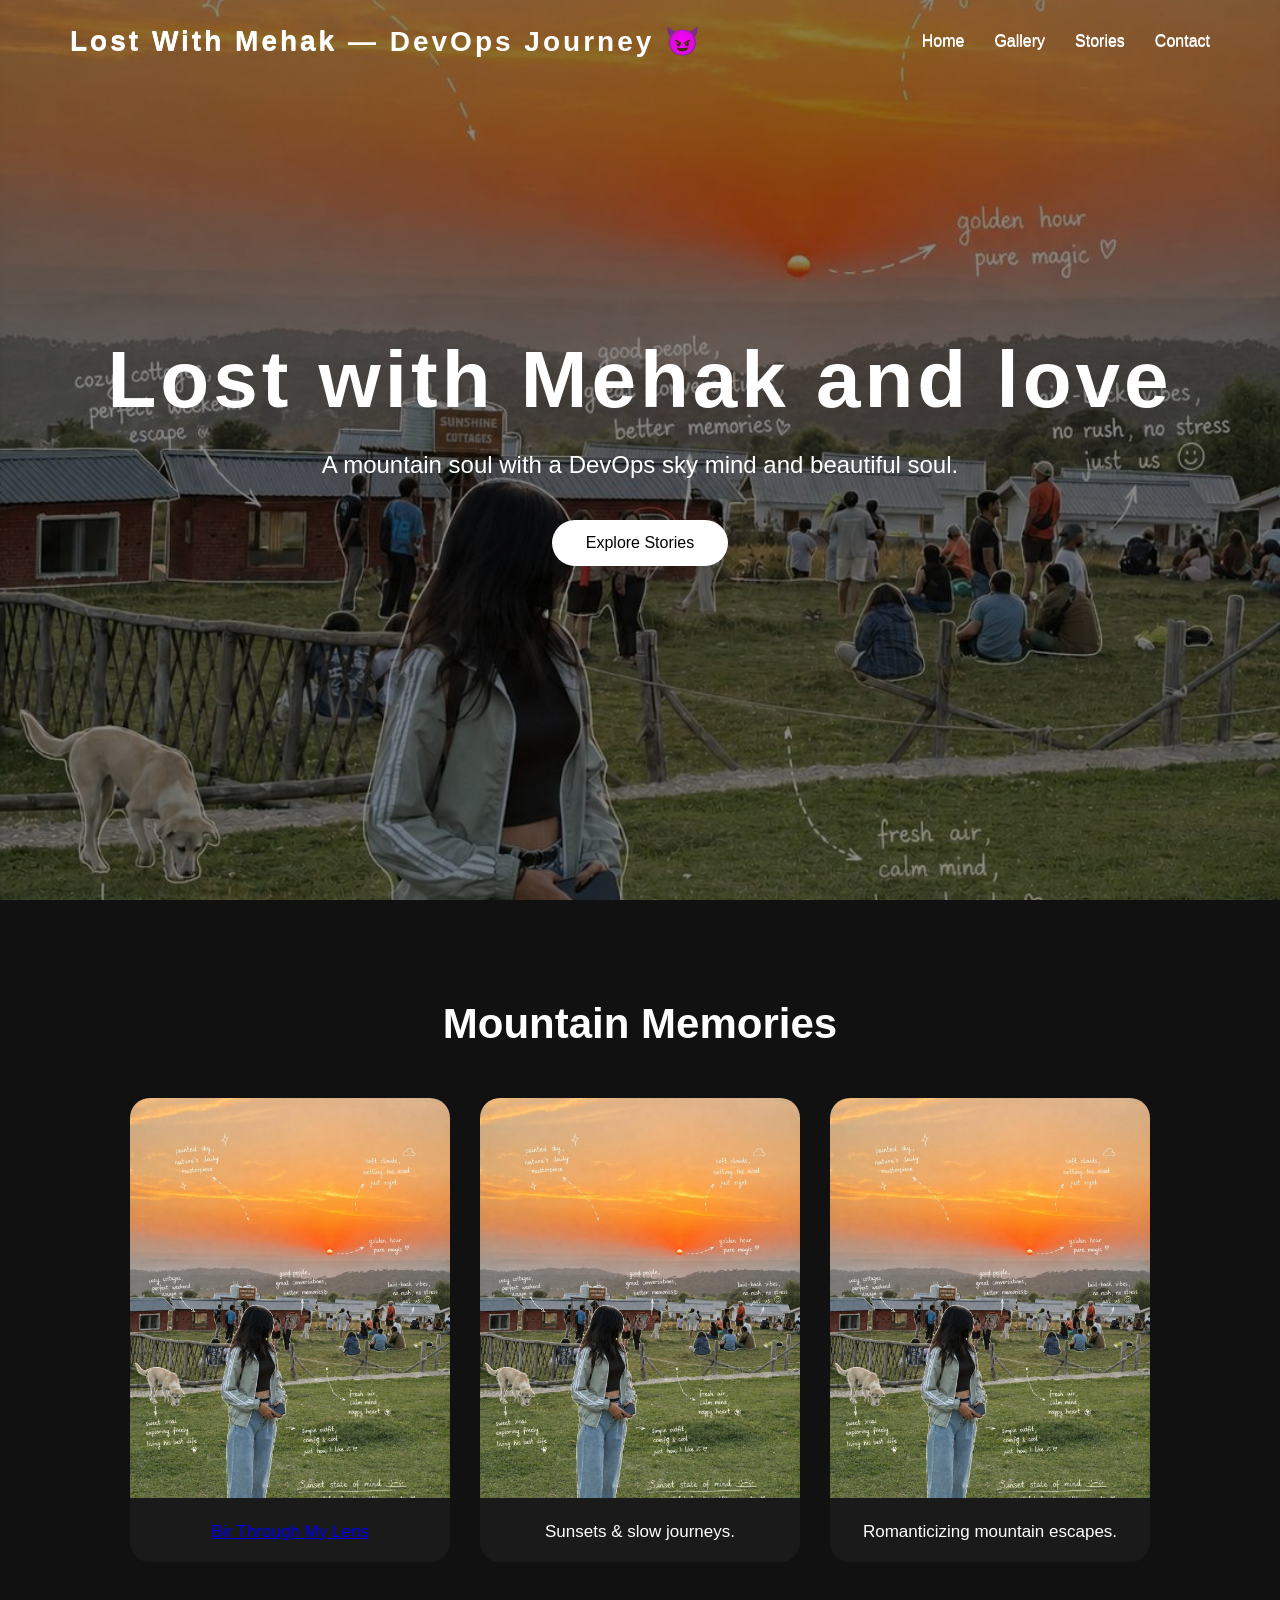
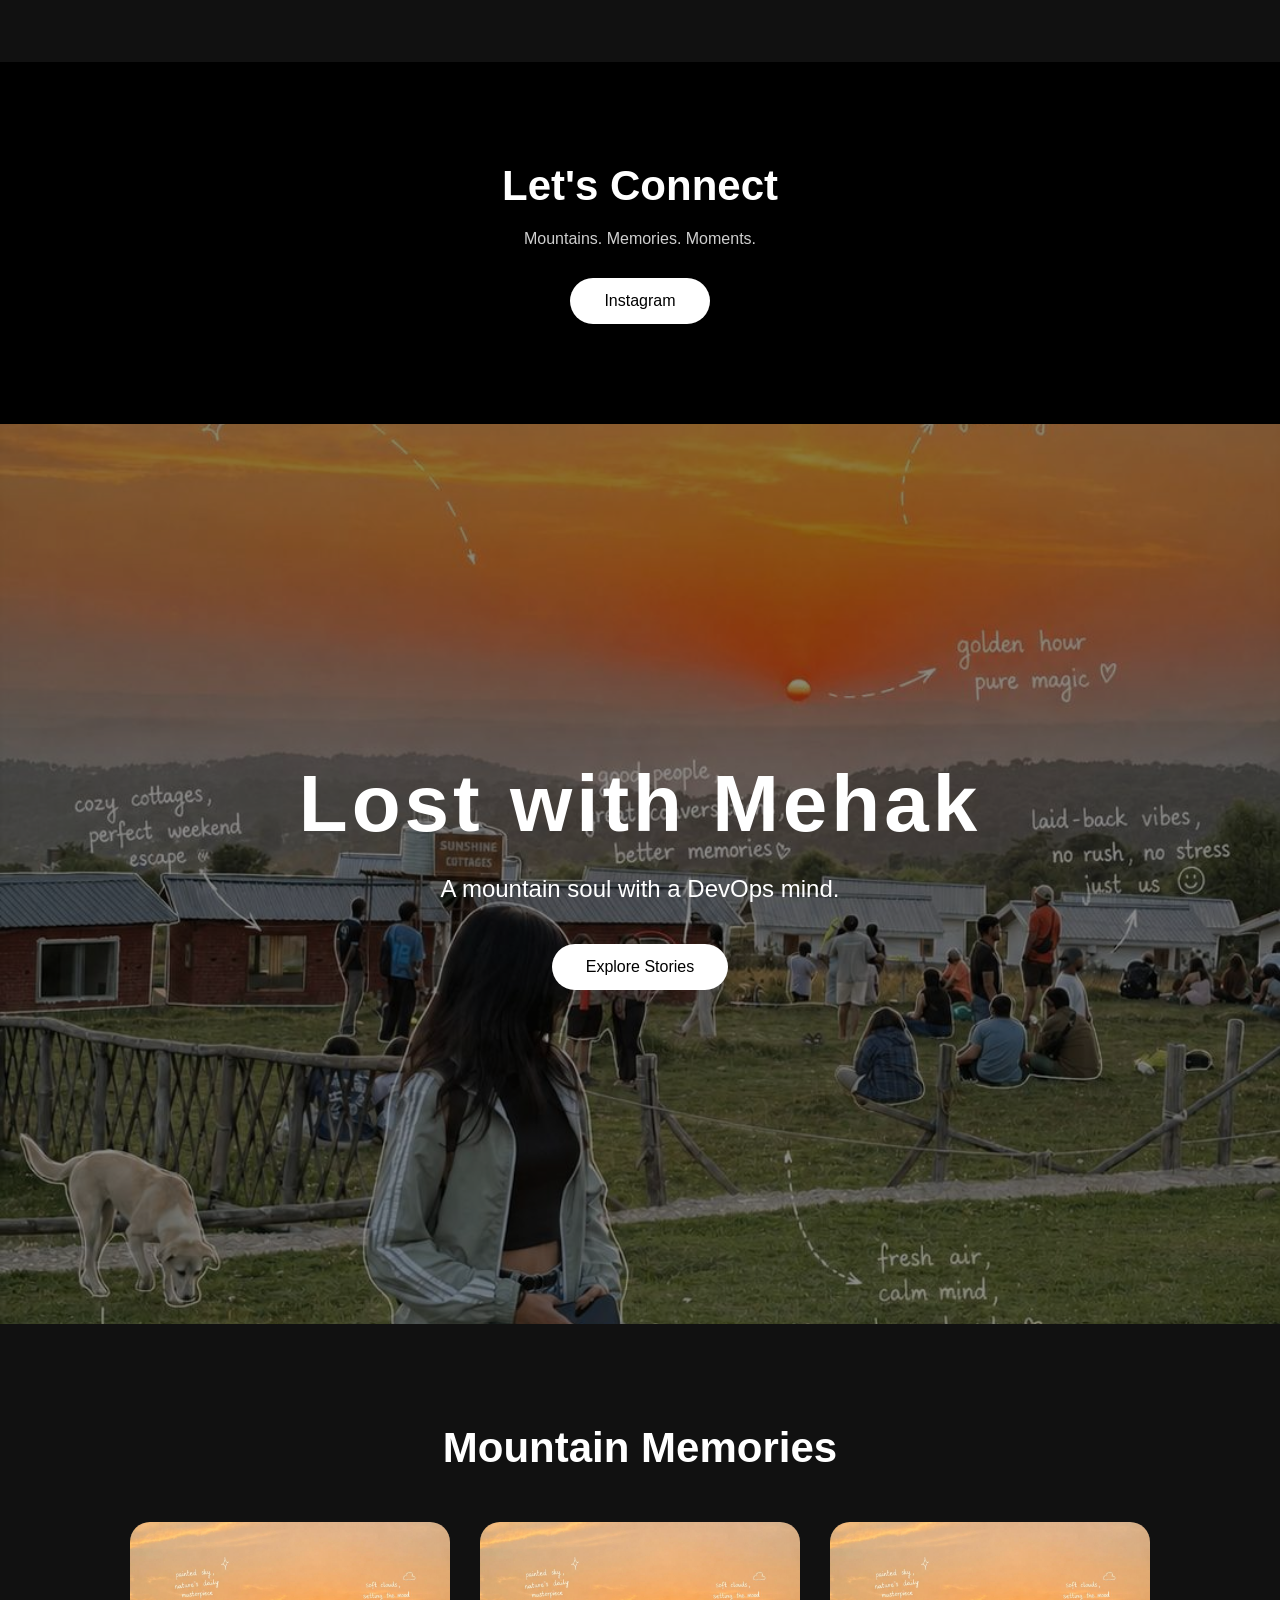
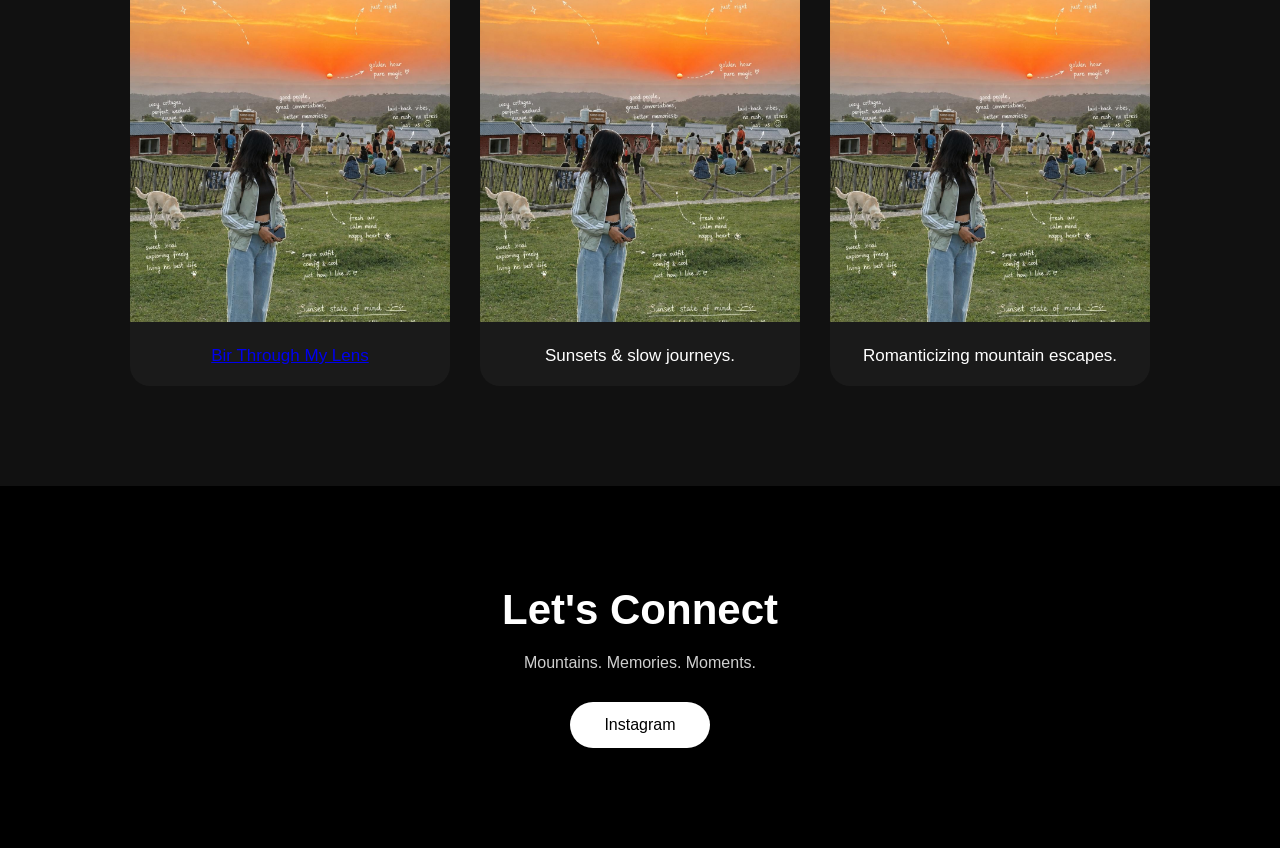
<file: index.html>
<!DOCTYPE html>
<html lang="en">
<head>
    <meta charset="UTF-8">
    <meta name="viewport" content="width=device-width, initial-scale=1.0">
    <title>Lost in Miles</title>
    <link rel="stylesheet" href="style.css">
</head>
<body>

    <!-- NAVBAR -->

    <nav>
        <h2 class="logo">Lost With Mehak — DevOps Journey 😈</h2>

        <ul>
            <li><a href="#">Home</a></li>
            <li><a href="#gallery">Gallery</a></li>
            <li><a href="#stories">Stories</a></li>
            <li><a href="#contact">Contact</a></li>
        </ul>
    </nav>


    <!-- HERO SECTION -->

    <section class="hero">
        <div class="overlay">
            <h1>Lost with Mehak and love</h1>
            <p>
                A mountain soul with a DevOps sky mind and beautiful soul.
            </p>

            <button>Explore Stories</button>
        </div>
    </section>



    <!-- GALLERY SECTION -->

    <section class="gallery" id="gallery">
        <h2>Mountain Memories</h2>

        <div class="gallery-container">

            <a href="bir.html" class="card">
                <img src="images/bir.jpg" alt="Bir">
                <p>Bir Through My Lens</p>
            </a>

            <div class="card">
                <img src="images/bir.jpg" alt="Mountains">
                <p>Sunsets & slow journeys.</p>
            </div>

            <div class="card">
                <img src="images/bir.jpg" alt="Travel">
                <p>Romanticizing mountain escapes.</p>
            </div>

        </div>
    </section>






    <!-- CONTACT SECTION -->

    <section class="contact" id="contact">
        <h2>Let's Connect</h2>

        <p>
            Mountains. Memories. Moments.
        </p>

        <button>Instagram</button>
    </section>

</body>
</html>
<!DOCTYPE html>
<html lang="en">
<head>
    <meta charset="UTF-8">
    <meta name="viewport" content="width=device-width, initial-scale=1.0">
    <title>Lost in Miles</title>
    <link rel="stylesheet" href="style.css">
</head>
<body>

    <!-- NAVBAR -->

    <nav>
        <h2 class="logo">Lost With Mehak</h2>

        <ul>
            <li><a href="#">Home</a></li>
            <li><a href="#gallery">Gallery</a></li>
            <li><a href="#stories">Stories</a></li>
            <li><a href="#contact">Contact</a></li>
        </ul>
    </nav>


    <!-- HERO SECTION -->

    <section class="hero">
        <div class="overlay">
            <h1>Lost with Mehak</h1>
            <p>
                A mountain soul with a DevOps mind.
            </p>

            <button>Explore Stories</button>
        </div>
    </section>



    <!-- GALLERY SECTION -->

    <section class="gallery" id="gallery">
        <h2>Mountain Memories</h2>

        <div class="gallery-container">

            <a href="bir.html" class="card">
                <img src="images/bir.jpg" alt="Bir">
                <p>Bir Through My Lens</p>
            </a>

            <div class="card">
                <img src="images/bir.jpg" alt="Mountains">
                <p>Sunsets & slow journeys.</p>
            </div>

            <div class="card">
                <img src="images/bir.jpg" alt="Travel">
                <p>Romanticizing mountain escapes.</p>
            </div>

        </div>
    </section>






    <!-- CONTACT SECTION -->

    <section class="contact" id="contact">
        <h2>Let's Connect</h2>

        <p>
            Mountains. Memories. Moments.
        </p>

        <button>Instagram</button>
    </section>

</body>
</html>
</file>
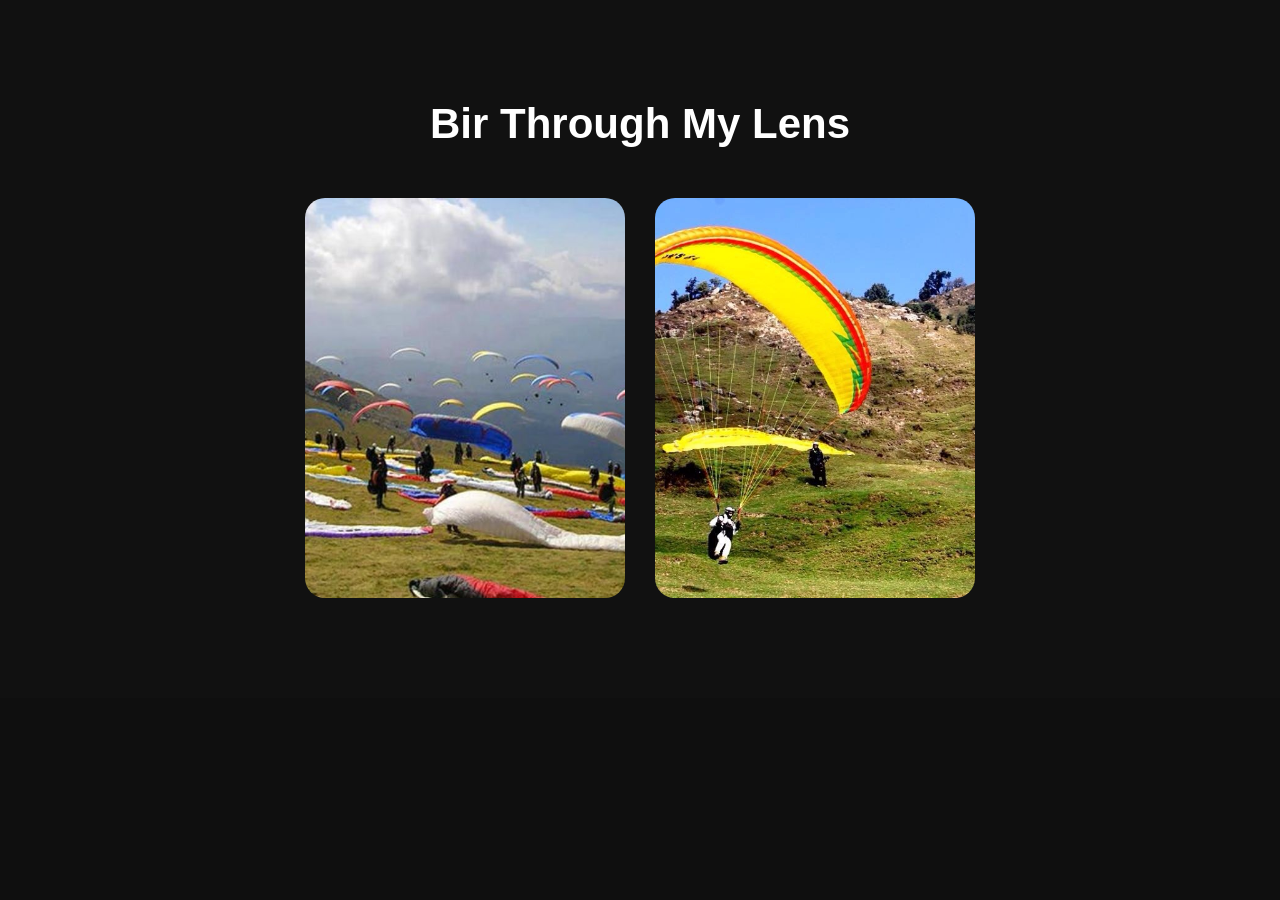
<file: bir.html>
<html lang="en">
<head>
    <meta charset="UTF-8">
    <meta name="viewport" content="width=device-width, initial-scale=1.0">
    <title>Bir Album</title>
    <link rel="stylesheet" href="style.css">
</head>
<body>

    <section class="gallery">

        <h2>Bir Through My Lens</h2>

        <div class="gallery-container">

            <div class="card">
                <img src="images/bir1.jpg">
            </div>

            <div class="card">
                <img src="images/bir2.jpg">
            </div>

            </div>

        </div>

    </section>

</body>
</html>
</file>
<file: style.css>
*{
    margin:0;
    padding:0;
    box-sizing:border-box;
    font-family: Arial, sans-serif;
}

html{
    scroll-behavior:smooth;
}

body{
    background:#0f0f0f;
    color:white;
    overflow-x:hidden;
}

/* NAVBAR */

nav{
    position:absolute;
    width:100%;
    top:0;
    left:0;
    display:flex;
    justify-content:space-between;
    align-items:center;
    padding:25px 70px;
    z-index:100;
}

.logo{
    color:white;
    font-size:28px;
    letter-spacing:3px;
}

nav ul{
    display:flex;
    gap:30px;
    list-style:none;
}

nav ul li a{
    text-decoration:none;
    color:white;
    font-size:16px;
    transition:0.3s;
}

nav ul li a:hover{
    color:#cfcfcf;
}

/* HERO SECTION */

.hero{
    height:100vh;
    background-image:url('images/bir.jpg');
    background-size:cover;
    background-position:center;
    display:flex;
    justify-content:center;
    align-items:center;
    position:relative;
}

.hero::before{
    content:"";
    position:absolute;
    width:100%;
    height:100%;
    background:rgba(0,0,0,0.45);
}

.overlay{
    position:relative;
    z-index:2;
    text-align:center;
    padding:20px;
}


.overlay h1{
    font-size:80px;
    margin-bottom:20px;
    letter-spacing:4px;
}

.overlay p{
    font-size:24px;
    margin-bottom:35px;
    line-height:1.6;
}

button{
    padding:14px 34px;
    border:none;
    border-radius:40px;
    background:white;
    color:black;
    cursor:pointer;
    font-size:16px;
    transition:0.3s;
}

button:hover{
    transform:scale(1.05);
    background:#ededed;
}

/* GALLERY SECTION */

.gallery{
    padding:100px 80px;
    background:#111;
}

.gallery h2{
    text-align:center;
    font-size:42px;
    margin-bottom:50px;
}

.gallery-container{
    display:flex;
    gap:30px;
    justify-content:center;
    flex-wrap:wrap;
}

.card{
    width:320px;
    background:#1a1a1a;
    border-radius:20px;
    overflow:hidden;
    transition:0.3s;
}

.card:hover{
    transform:translateY(-10px);
}

.card img{
    width:100%;
    height:400px;
    object-fit:cover;
}

.card p{
    padding:20px;
    text-align:center;
    font-size:17px;
}

/* STORIES SECTION */

.stories{
    padding:100px 80px;
    background:#0d0d0d;
}

.stories h2{
    text-align:center;
    font-size:42px;
    margin-bottom:50px;
}

.story-box{
    max-width:800px;
    margin:30px auto;
    background:#1a1a1a;
    padding:35px;
    border-radius:20px;
    line-height:1.8;
}

.story-box h3{
    margin-bottom:15px;
    font-size:28px;
}

.story-box p{
    color:#d4d4d4;
}

/* CONTACT SECTION */

.contact{
    padding:100px 20px;
    text-align:center;
    background:black;
}

.contact h2{
    font-size:42px;
    margin-bottom:20px;
}

.contact p{
    margin-bottom:30px;
    color:#cfcfcf;
}

/* MOBILE RESPONSIVE */

@media(max-width:768px){

    nav{
        padding:20px;
        flex-direction:column;
        gap:20px;
    }

    .overlay h1{
        font-size:50px;
    }

    .overlay p{
        font-size:18px;
    }

    .gallery,
    .stories{
        padding:70px 20px;
    }

    .gallery h2,
    .stories h2,
    .contact h2{
        font-size:32px;
    }
    .card{
        text-decoration:none;
        color:white;
    }
}
</file>
